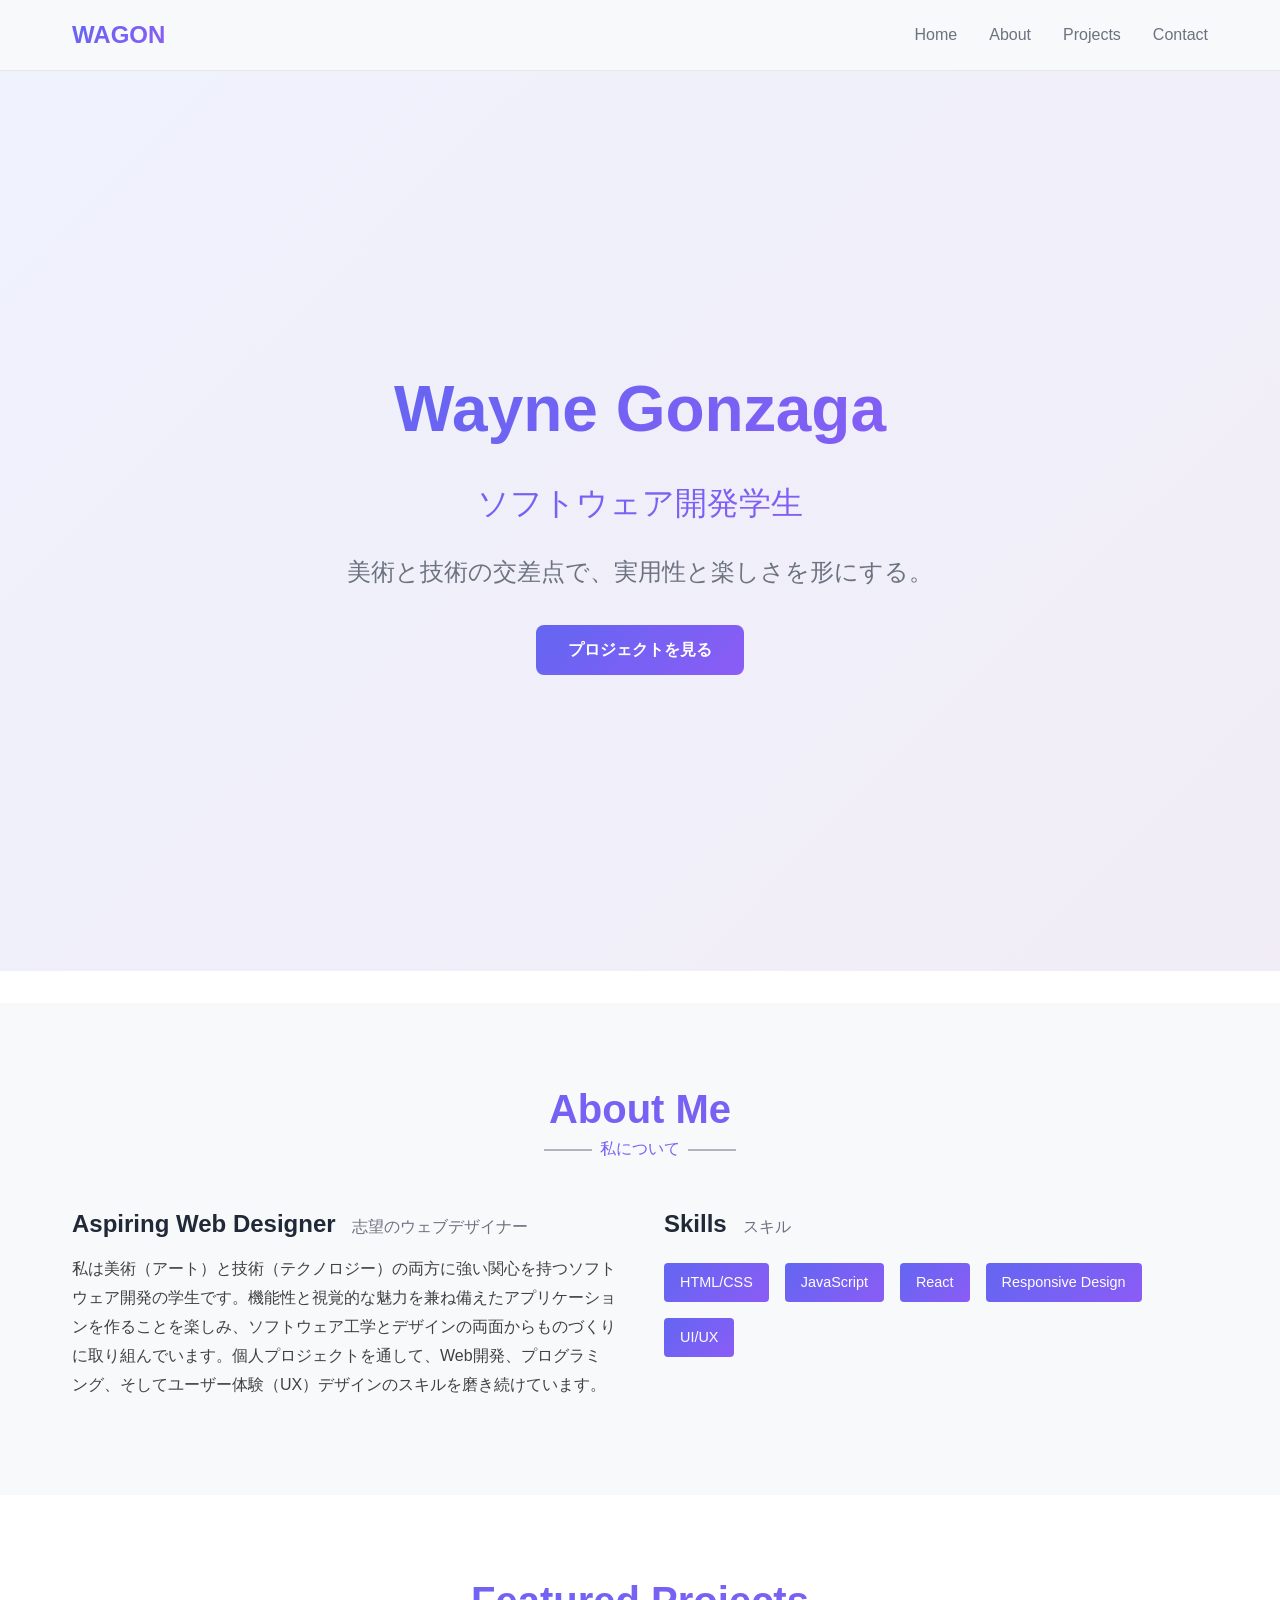
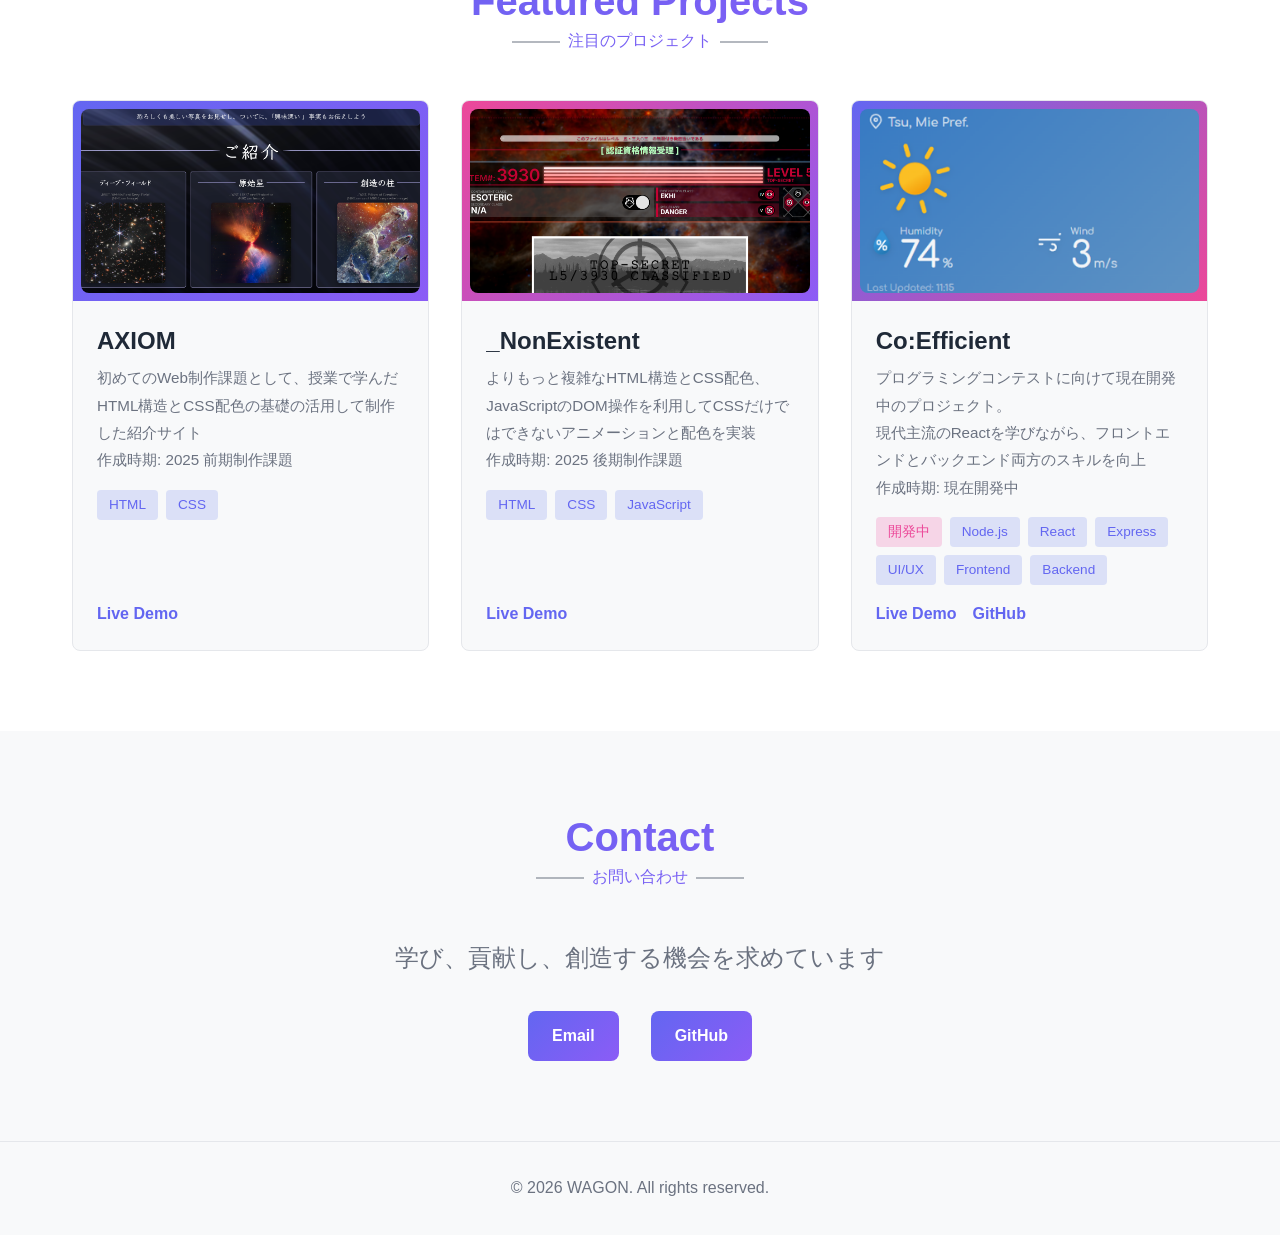
<file: index.html>
<!DOCTYPE html>
<html lang="en">

<head>
    <meta charset="UTF-8">
    <meta name="viewport" content="width=device-width, initial-scale=1.0">
    <title> WAGON </title>
    <link rel="stylesheet" href="css/main.css">
</head>

<body>
    <!-- Navigation -->
    <nav class="navbar">
        <div class="nav-container">
            <div class="nav-logo">WAGON</div>
            <ul class="nav-menu">
                <li class="nav-item"><a href="#hero" class="nav-link">Home</a></li>
                <li class="nav-item"><a href="#about" class="nav-link">About</a></li>
                <li class="nav-item"><a href="#projects" class="nav-link">Projects</a></li>
                <li class="nav-item"><a href="#contact" class="nav-link">Contact</a></li>
            </ul>
        </div>
    </nav>

    <!-- Hero Section -->
    <section id="hero" class="hero">
        <div class="hero-content">
            <h1 class="hero-title">Wayne Gonzaga<br><span
                    style="font-size: 0.5em; color: var(--text-secondary); font-weight: normal;">ソフトウェア開発学生</span></h1>
            <p class="hero-subtitle">美術と技術の交差点で、実用性と楽しさを形にする。</p>
            <a href="#projects" class="btn btn-primary">プロジェクトを見る</a>
        </div>
    </section>

    <!-- About Section -->
    <section id="about" class="about">
        <div class="container">
            <div class="section-title">
                <h2> About Me </h2>
                <h3 class="jp-text"> 私について </h3>
            </div>
            <div class="about-content">
                <div class="about-text">
                    <h3>Aspiring Web Designer<span class="jp-text-inline">志望のウェブデザイナー</span></h3>
                    <p class="paragraph">
                        私は美術（アート）と技術（テクノロジー）の両方に強い関心を持つソフトウェア開発の学生です。機能性と視覚的な魅力を兼ね備えたアプリケーションを作ることを楽しみ、ソフトウェア工学とデザインの両面からものづくりに取り組んでいます。個人プロジェクトを通して、Web開発、プログラミング、そしてユーザー体験（UX）デザインのスキルを磨き続けています。
                    </p>
                </div>
                <div class="skills">
                    <h3>Skills<span class="jp-text-inline">スキル</span></h3>
                    <div class="skill-tags">
                        <span class="skill-tag">HTML/CSS</span>
                        <span class="skill-tag">JavaScript</span>
                        <span class="skill-tag">React</span>
                        <span class="skill-tag">Responsive Design</span>
                        <span class="skill-tag">UI/UX</span>
                    </div>
                </div>
            </div>
        </div>
    </section>

    <!-- Projects Section -->
    <section id="projects" class="projects">
        <div class="container">
            <div class="section-title">
                <h2>Featured Projects</h2>
                <h3 class="jp-text">注目のプロジェクト</h3>
            </div>
            <div class="projects-grid">
                <!-- Project 1: AXIOM -->
                <div class="project-card">
                    <div class="project-image" style="background: linear-gradient(135deg, #6366f1 0%, #8b5cf6 100%);">
                        <div class="image-wrapper">
                            <div class="image AXIOM">
                            </div>
                        </div>
                    </div>
                    <div class="project-info">
                        <h3 class="project-title">AXIOM</h3>
                        <p class="project-description">
                            初めてのWeb制作課題として、授業で学んだHTML構造とCSS配色の基礎の活用して制作した紹介サイト <br>
                            作成時期: 2025 前期制作課題
                        </p>
                        <div class="project-tags">
                            <span class="tag">HTML</span>
                            <span class="tag">CSS</span>
                        </div>
                        <div class="project-links">
                            <a href="./_AXIOM/index.html" target="_blank" class="project-link">Live Demo</a>
                        </div>
                    </div>
                </div>

                <!-- Project 2: CLASSIFIED -->
                <div class="project-card">
                    <div class="project-image" style="background: linear-gradient(135deg, #ec4899 0%, #8b5cf6 100%);">
                        <div class="image-wrapper">
                            <div class="image NonExistent">
                            </div>
                        </div>
                    </div>
                    <div class="project-info">
                        <h3 class="project-title">_NonExistent</h3>
                        <p class="project-description">
                            よりもっと複雑なHTML構造とCSS配色、JavaScriptのDOM操作を利用してCSSだけではできないアニメーションと配色を実装 <br>
                            作成時期: 2025 後期制作課題
                        </p>
                        <div class="project-tags">
                            <span class="tag">HTML</span>
                            <span class="tag">CSS</span>
                            <span class="tag">JavaScript</span>
                        </div>
                        <div class="project-links">
                            <a href="./_NonExistent/index.html" target="_blank" class="project-link">Live Demo</a>
                        </div>
                    </div>
                </div>

                <!-- Project 3: Your Portfolio -->
                <div class="project-card">
                    <div class="project-image" style="background: linear-gradient(135deg, #6366f1 0%, #ec4899 100%);">
                        <div class="image-wrapper">
                            <div class="image CoEfficient">
                            </div>
                        </div>
                    </div>
                    <div class="project-info">
                        <h3 class="project-title">Co:Efficient</h3>
                        <p class="project-description">
                            プログラミングコンテストに向けて現在開発中のプロジェクト。<br>現代主流のReactを学びながら、フロントエンドとバックエンド両方のスキルを向上 <br>
                            作成時期: 現在開発中
                        </p>
                        <div class="project-tags">
                            <span class="tag tag-dev">開発中</span>
                            <span class="tag">Node.js</span>
                            <span class="tag">React</span>
                            <span class="tag">Express</span>
                            <span class="tag">UI/UX</span>
                            <span class="tag">Frontend</span>
                            <span class="tag">Backend</span>
                        </div>
                        <div class="project-links">
                            <a href="https://co-efficient.vercel.app" target="_blank" class="project-link">Live Demo</a>
                            <a href="https://github.com/TotallyNotWh4l3/CoEfficient" target="_blank"
                                class="project-link">GitHub</a>
                        </div>
                    </div>
                </div>
            </div>
        </div>
    </section>

    <!-- Contact Section -->
    <section id="contact" class="contact">
        <div class="container">
            <div class="section-title">
                <h2>Contact</h2>
                <h3 class="jp-text">お問い合わせ</h3>
            </div>
            <p class="contact-subtitle">学び、貢献し、創造する機会を求めています</p>
            <div class="contact-links">
                <a href="mailto:gonzaga.wayne@tsukougi.ac.jp" class="contact-link">Email</a>
                <a href="https://github.com/TotallyNotWh4l3" target="_blank" class="contact-link">GitHub</a>
            </div>
        </div>
    </section>

    <!-- Footer -->
    <footer class="footer">
        <p>&copy; 2026 WAGON. All rights reserved.</p>
    </footer>

    <script src="js/script.js"></script>
</body>

</html>
</file>
<file: css/main.css>
@import url('./variables.css');
@import url('./base.css');
@import url('./typography.css');
@import url('./utilities.css');
@import url('./navbar.css');
@import url('./hero.css');
@import url('./about.css');
@import url('./projects.css');
@import url('./contact.css');
@import url('./footer.css');
</file>
